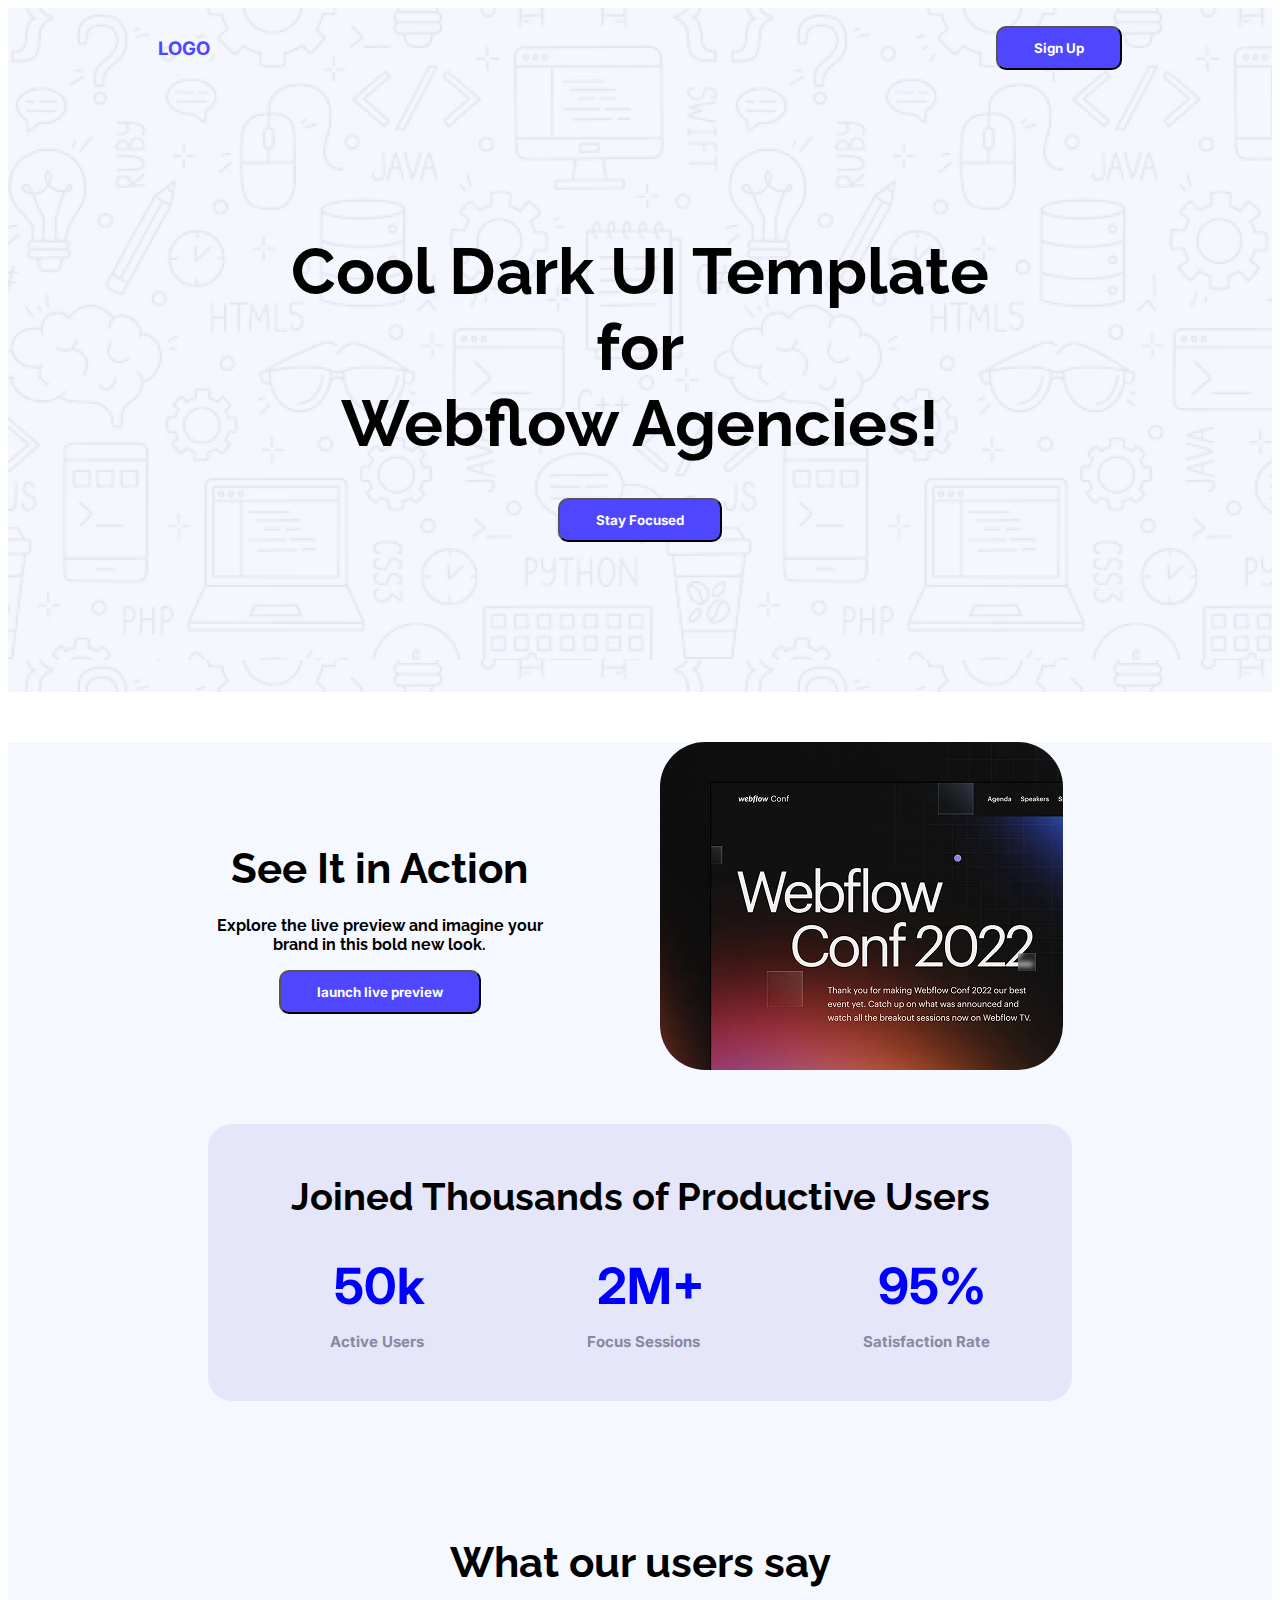
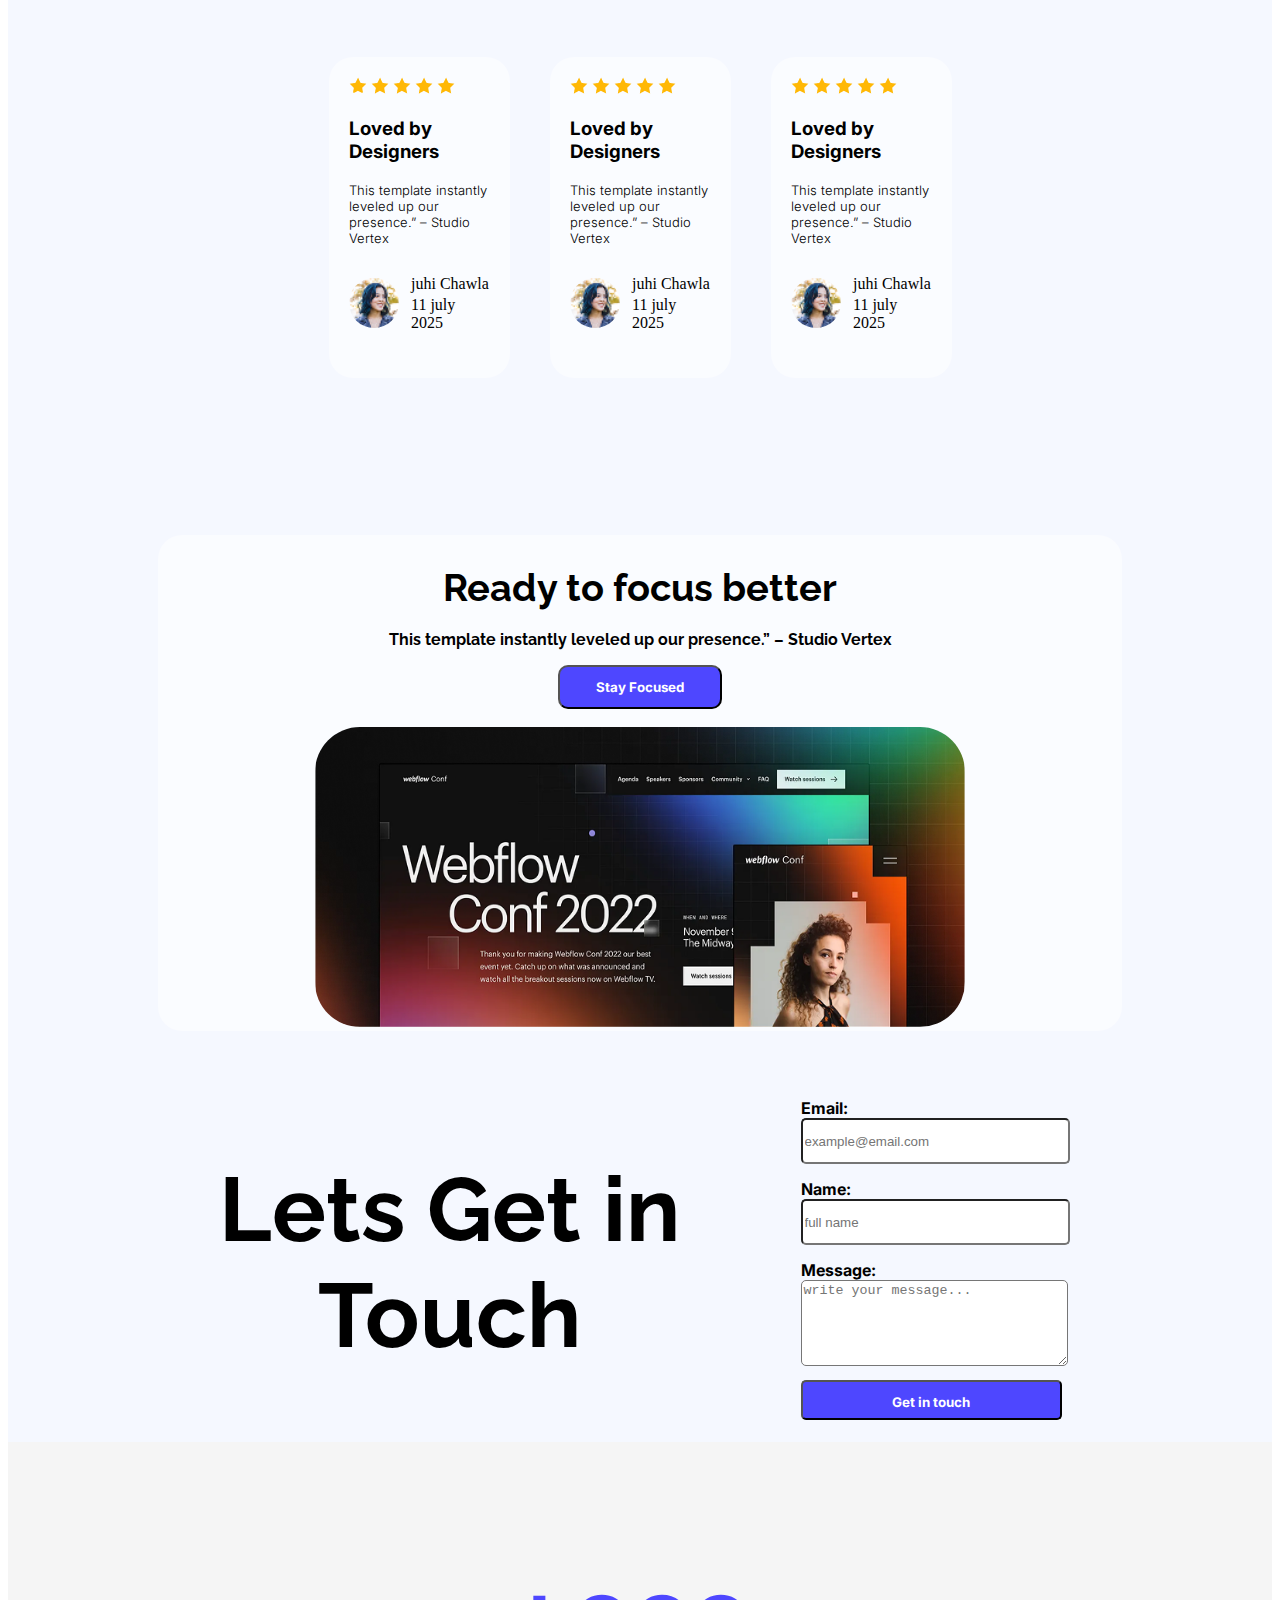
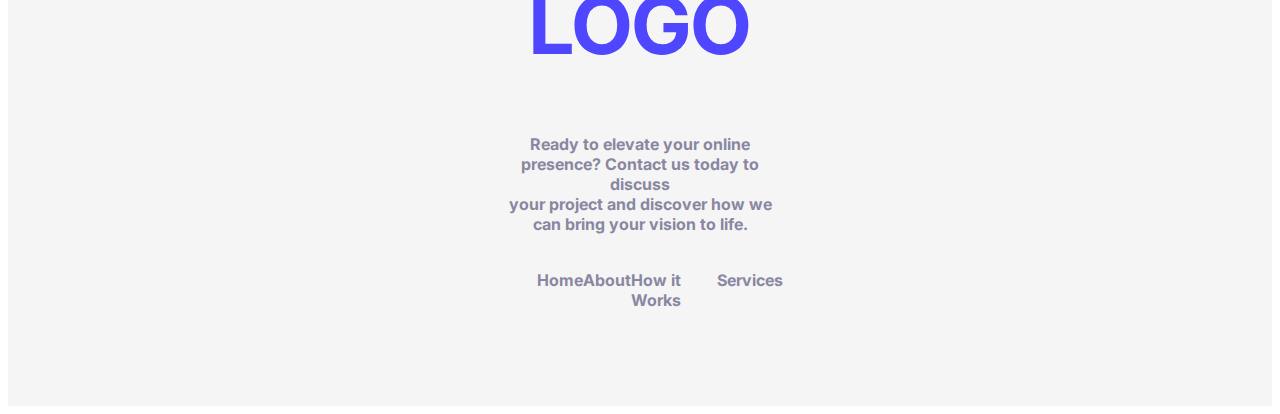
<file: index.html>
<!DOCTYPE html>
<html lang="en">

<head>
    <meta charset="UTF-8">
    <meta name="viewport" content="width=device-width, initial-scale=1.0">
    <title>PH First Assignment</title>
    <link rel="preconnect" href="https://fonts.googleapis.com">
    <link rel="preconnect" href="https://fonts.gstatic.com" crossorigin>
    <link
        href="https://fonts.googleapis.com/css2?family=Inter:ital,opsz,wght@0,14..32,100..900;1,14..32,100..900&display=swap"
        rel="stylesheet">

    <link
        href="https://fonts.googleapis.com/css2?family=Inter:ital,opsz,wght@0,14..32,100..900;1,14..32,100..900&family=Raleway:ital,wght@0,100..900;1,100..900&display=swap"
        rel="stylesheet">

    <link rel="stylesheet" href="./styles/A1.css">

</head>

<body>

    <header class="header-s">
        <nav class="nav-font">
            <h3 class="nav-title">LOGO</h3>
            <button class="button-s nav-font">Sign Up</button>

        </nav>
        <div class="banner raleway-font">
            <h3 class="banner-heading"> Cool Dark UI Template for <span class="span-b">Webflow Agencies!</span></h3>
            <button class="button-s nav-font">Stay Focused</button>


        </div>

    </header>



    <main>
        <div class="newslater">
            <div>
                <h3 class="raleway-font action-heading">See It in Action</h3>
                <p class="raleway-font">Explore the live preview and imagine your<br> brand in this bold new look.</p>
                <button class="button-s nav-font">launch live preview</button>
            </div>
            <div>
                <img src="./Assets/wc-mini.png" alt="" class="radius">
            </div>
        </div>

        <div class="bg-productive">

            <h3 class="raleway-font productive-heading">Joined Thousands of Productive Users</h3>
            <ul class="list">
                <li class="productive-style nav-font">50k</li>
                <li class="productive-style nav-font">2M+</li>
                <li class="productive-style nav-font">95%</li>
            </ul>
            <ul class="list">
                <li class="productive-style2 nav-font">Active Users</li>
                <li class="productive-style2 nav-font">Focus Sessions</li>
                <li class="productive-style2 nav-font">Satisfaction Rate</li>
            </ul>

        </div>

        <!-- cards -->

        <div class="card">
            <section>
                <h3 class="raleway-font card-heading">What our users say</h3>
            </section>

            <section class="card-container">
                <!-- single card -->
                <div class="container">
                    <img src="./Assets/icon-star.png" alt="" class="img">
                    <img src="./Assets/icon-star.png" alt="">
                    <img src="./Assets/icon-star.png" alt="">
                    <img src="./Assets/icon-star.png" alt="">
                    <img src="./Assets/icon-star.png" alt="">
                    <h3 class="nav-font">Loved by Designers</h3>
                    <p class="nav-font container-description">This template instantly leveled up our presence.” – Studio
                        Vertex</p>

                    <!-- image and date  -->
                    <div class="card-flex">
                        <img src="./Assets/avatar.png" alt="" width="50px" height="50px" class="img">
                        <div>
                            <p class="review-p">juhi Chawla</p>
                            <p style="margin-top: 3px;">11 july 2025</p>
                        </div>

                    </div>

                    <!-- image and date  -->

                </div>
                <!-- single card  -->

                <div class="container">
                    <img src="./Assets/icon-star.png" alt="">
                    <img src="./Assets/icon-star.png" alt="">
                    <img src="./Assets/icon-star.png" alt="">
                    <img src="./Assets/icon-star.png" alt="">
                    <img src="./Assets/icon-star.png" alt="">

                    <h3 class="nav-font">Loved by Designers</h3>
                    <p class="nav-font container-description">This template instantly leveled up our presence.” – Studio
                        Vertex</p>
                    <div class="card-flex">

                        <img src="./Assets/avatar.png" alt="" width="50px" height="50px" class="img">
                        <div>
                            <p class="review-p">juhi Chawla</p>
                            <p style="margin-top: 3px;">11 july 2025</p>
                        </div>

                    </div>
                </div>

                <!-- single card  -->

                <div class="container">
                    <img src="./Assets/icon-star.png" alt="">
                    <img src="./Assets/icon-star.png" alt="">
                    <img src="./Assets/icon-star.png" alt="">
                    <img src="./Assets/icon-star.png" alt="">
                    <img src="./Assets/icon-star.png" alt="">
                    <h3 class="nav-font">Loved by Designers</h3>
                    <p class="nav-font container-description">This template instantly leveled up our presence.” – Studio
                        Vertex</p>

                    <div class="card-flex">
                        <img src="./Assets/avatar.png" alt="" width="50px" height="50px" class="img">
                        <div>
                            <p class="review-p">juhi Chawla</p>
                            <p style="margin-top: 3px;">11 july 2025</p>
                        </div>

                    </div>
                </div>

                <!-- single card  -->
            </section>

            <!-- card image and text without heading  -->


        </div>


        <!-- cards-->


        <div class="wc-big">
            <section>
                <h3 class="raleway-font focus-heading">Ready to focus better</h3>
                <p class="raleway-font">This template instantly leveled up our presence.” – Studio Vertex</p>
                <button class="button-s nav-font">Stay Focused</button><br><br>
                <img src="./Assets/wc-big.png" alt="" width="650px" height="300px" class="radius">
            </section>

        </div>




        <div class="newslater">
            <section class="-font">
                <h2 class="raleway-font"> Lets Get in <span class="span-main ">Touch</span></h2>
            </section>
            <section>
                <form class="form-style">

                    <label for="email" class="f nav-font">Email:</label>
                    <input type="email" id="email" name="email" placeholder="example@email.com" class="input-style">
                    <label for="name" class="f nav-font">Name:</label>
                    <input type="text" id="name" name="name" placeholder="full name" class="input-style">
                    <label for="message" class="f nav-font">Message:</label>
                    <textarea id="message" name="message" rows="10" cols="30" class="message-style"
                        placeholder="write your message..."></textarea><br>
                    <button class="button-s nav-font input-style"> Get in touch </button>

                </form>

            </section>
        </div>
    </main>

    <footer>

        <div class="footer-div-style">
            <h1 class="nav-font h">LOGO</h1>
            <p class="nav-font hp">Ready to elevate your online presence? Contact us today to discuss <span
                    class="span-footer">your project
                    and discover how we can bring your vision to life.</span> </p>

            <ul class="list">
                <li class="font-style nav-font"><a href="index.html" class="ancor">Home</a></li>
                <li class="font-style nav-font"><a href="index.html" class="ancor">About</a></li>
                <li class="font-style nav-font"><a href="index.html" class="ancor">How it Works</a></li>
                <li class="font-style nav-font"><a href="index.html" class="ancor">Services</a></li>
            </ul>

        </div>

    </footer>

</body>

</html>
</file>
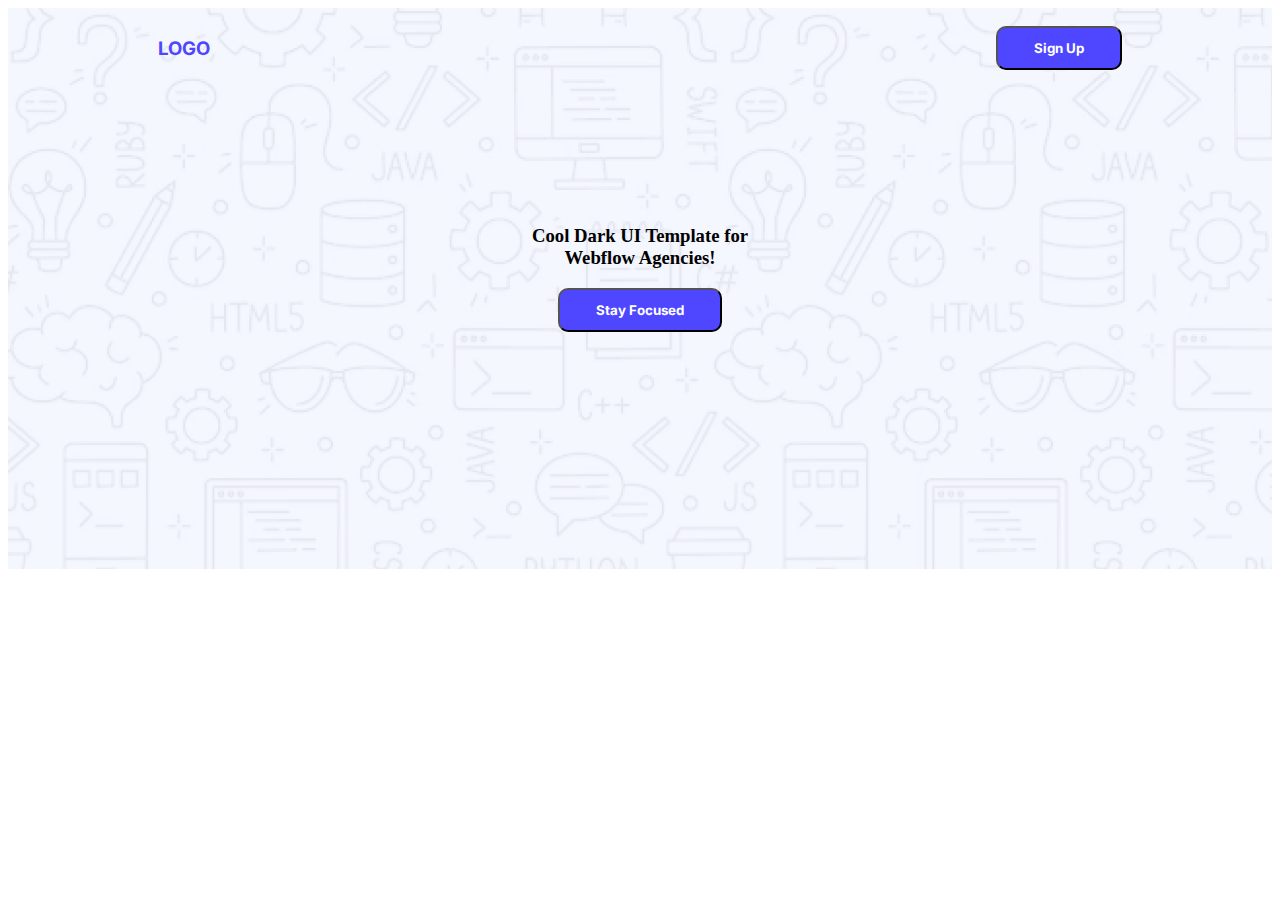
<file: B12A01-landing-launchpad/index.html>
<!DOCTYPE html>
<html lang="en">
<head>
    <meta charset="UTF-8">
    <meta name="viewport" content="width=device-width, initial-scale=1.0">
    <title>A12A1</title>
    <link rel="preconnect" href="https://fonts.googleapis.com">
<link rel="preconnect" href="https://fonts.gstatic.com" crossorigin>
<link href="https://fonts.googleapis.com/css2?family=Inter:ital,opsz,wght@0,14..32,100..900;1,14..32,100..900&display=swap" rel="stylesheet">

<link href="https://fonts.googleapis.com/css2?family=Inter:ital,opsz,wght@0,14..32,100..900;1,14..32,100..900&family=Raleway:ital,wght@0,100..900;1,100..900&display=swap" rel="stylesheet">

    <link rel="stylesheet" href="../B12A01-landing-launchpad/styles/A1.css">

</head>
<body>

    <header class="header-s">
        <nav class="nav-font">
            <h3 class="nav-title">LOGO</h3>
            <button class="button-s nav-font">Sign Up</button>

        </nav>
        <div class="banner banner-font">
            <h3 > Cool Dark UI Template for <span class="span-b">Webflow Agencies!</span></h3>
            <button class="button-s nav-font">Stay Focused</button>


        </div>

    </header>

    

    <main>

    </main>

    <footer>

    </footer>
    
</body>
</html>
</file>
<file: styles/A1.css>
/* header style  */

.header-s {
    background-image: url("../Assets/Hero-bg.png");
    background-repeat: none;
    margin: top 50px bottom 50px;

}

.nav-font {
    font-family: "Inter", sans-serif;
    font-optical-sizing: auto;
    /* font-weight: 100; */
    font-weight: bold;
    font-style: normal;

}

nav {
    display: flex;
    justify-content: space-between;
    align-items: center;
    padding: 10px 150px;

}

.nav-title {
    color: #4E47FF;


}

.button-s {
    background-color: #4E47FF;
    color: white;
    padding: 12px 36px;
    border-radius: 10px;


}

button:hover {

   background-color:darkkhaki;
}

/*banner style*/

.banner-heading {

    margin-bottom: 37px;
    font-size: 65px;
}

.banner {

    align-items: center;
    text-align: center;
    padding: 80px 268px 150px 268px;

}

.raleway-font {
    font-family: "Raleway", sans-serif;
    font-optical-sizing: auto;
    font-weight: bold;
    font-style: normal;

}



.span-b {
    display: block;
    align-self: center;

}




/* main style  */
main {
    max-width: 1140;
    margin: 0 auto;
    background-color: #F5F8FF;
}
.action-heading{
    font-size: 42px;
    margin-bottom: 23px !important;
}

.newslater {
    display: flex;
    align-items: center;
    text-align: center;
    justify-content: space-around;
    /* background-color:rgba(255, 255, 255, 0.5); */
    gap: auto;
    margin: 50px 150px 0px 150px;

}


.bg-productive {
    align-items: center;
    text-align: center;    
    background-color: lavender;
    border-radius: 24px;
        margin: 50px 200px 50px 200px;
   

}

.productive-heading {
    text-align: center;
    margin-bottom: 37px;
    font-size: 38px;
    padding-top: 50px;
}


.productive-style {
    color: blue;
    text-decoration: none;
    font-size: 50px;

}


.productive-style2 {

    color: #8987A1;
    text-decoration: none;
    font-size: 15px;
    padding-bottom: 50px;

}


.card {
    display: block;
    align-items: center;
    text-align: center;
    justify-content: space-around;
    /* background-color: antiquewhite; */
    /* gap: auto; */
    margin: 137px 150px 137px 151px;
}

.card-container {
    display: flex;
    align-items: center;
    text-align: center;
    justify-content: space-around;
    /* background-color:whitesmoke; */
    /* background-color:rgba(255, 255, 255, 0.5); */
    /* border-radius: 24px; */
    gap: auto;
    margin: 50px 150px 0px 150px;
}

.container {
    background-color:rgba(255, 255, 255, 0.5);
    border-radius: 24px;
    padding: 0% auto;
    margin:20px;
    text-align: left;
    padding: 20px;
    
}
.container-description{
    font-size: small;
    font-weight: 300;
}

.container:hover{
    background-color: aquamarine;
    
}

.card-heading {
    text-align: center;
    margin-bottom: 50px;
    font-size: 42px;
}

.card-flex {
    display: flex;
   align-items: center;
    margin-bottom: 10px;
    gap:12px;

}


.img {
    align-items: normal;
    justify-content: space-around;
    border-radius: 100%;
}

.review-p{
    margin-bottom: 0px;
}


.wc-big {
    display: block;
    align-items: center;
    text-align: center;
    justify-content: space-around;
     background-color:rgba(255, 255, 255, 0.5); 
    /* background-color: lavender; */
    border-radius: 24px;
    margin: 92px 150px 14px 150px;


}

.radius {
    border-radius: 45px;
}

.focus-heading {
    text-align: center;
    margin-bottom: 20px;
    font-size: 38px;
    padding-top: 30px;
}



h2 {
    font-size: 90px;

}

.f {
    display: block;
    margin-top: 5px;
    color: black;
    padding: 0px;
    text-align: left;

}

.input-style {
    height: 40px;
    width: 100%;
    align-content: left;
    border-radius: 5px;
    margin-bottom: 10px;

}

.message-style {
    height: 80px;
    width: 100%;
    align-content: left;
    border-radius: 5px;
    margin-bottom: 10px;
}

/* footer style  */

footer {
    background-color: whitesmoke;

}

.footer-div-style {
    padding: 80px 489px 80px 489px;
}

.h {
    color: #4E47FF;
    font-size: 80px;
    text-align: center;

}

.list {
    display: flex;
    list-style-type: none;
    justify-content: space-around;

}

.font-style {
    color: #8987A1;
    /* margin-right:48px; */
    text-decoration: none;



}

.span-footer,
.span-main {
    display: block;
    align-items: center;
}

.hp {
    color: #8987A1;
    text-align: center;
    padding-top: 8px;
    padding-bottom: 20px;

}

.ancor {
    text-decoration: none;
    color: #8987A1;
}
</file>
<file: B12A01-landing-launchpad/styles/A1.css>
/* header style  */

.header-s{
background-image: url("../Assets/Hero-bg.png");
background-repeat: none;
padding:top 50px bottom 50px;

}
.nav-font{
  font-family: "Inter", sans-serif;
  font-optical-sizing: auto;
  font-weight: 100;
  font-weight: bold;
  font-style: normal;
  
}
nav{
    display: flex;
    justify-content: space-between;
    align-items: center;
    padding:10px 150px;
    
}

.nav-title{
    color:#4E47FF;  
   
  
}

.button-s{
    background-color: #4E47FF;
    color:white;
    padding:12px 36px;
    border-radius:10px;

  
}

button:hover{

    color: darkkhaki;
}

/*banner style*/

.banner-head{

     margin-bottom: 37px;
     font-size: 65px; 
}
.banner{  

    align-items: center; 
    text-align: center;
    padding: 118px 268px 237px 268px;

}
 
.raleway-font{        
  font-family: "Raleway", sans-serif;
  font-optical-sizing: auto;
  font-weight: bold;
  font-style: normal;

}
    


  .span-b{
    display:block;
    align-self: center;
    
  }
  

  

  /* main style  */
  main{
    /* max-width: 1140; */
    /* margin: 0px auto; */
  }

  .bg-productive{
     display: block;
     align-items: center;
     text-align: center;
    justify-content: space-around;
    
    background-color: lavender;
    margin:50px;
    margin-left: 100px;
    margin-right: 141px;

  }

    .productive-style{
    color:blue;
    /* margin-right:48px; */
    text-decoration: none;  
    font-size: 50px;
     
  }

  

  .productive-heading{
    text-align: center;

     margin-bottom: 37px;
     font-size: 38px; 
}

  .productive-style2{

    color:#8987A1;   
    text-decoration: none;  
    font-size: 15px;
    justify-content: space-around;
  }

  .wc-big{
    display: block;
    align-items: center;
    text-align: center;
    justify-content: space-around;
    background-color: antiquewhite;
    margin: 92px 150px 14px 150px;
 

  }
  .span-focus{
    align-items:normal;
  }


  .newslater{
    display: flex;
    align-items: center;
    text-align: center;
    justify-content: space-around;
    background-color: antiquewhite;
    gap:auto;
    margin: 92px 150px 14px 150px;
 

  }

  .form-style{
    /* display: block; */

  }
  h2{
    font-size: 90px;
    
  }
  .f{
    color: black;
    padding: 0px;
  }





  /* footer style  */
  footer{
    background-color:whitesmoke;
       
  }

  .footer-div-style{
    padding: 80px 489px 80px 489px;
  }

  .h{
    color: #4E47FF;     
    font-size: 80px;
    text-align: center;
    
  }

  .list{
    display: flex;    
    list-style-type: none;     
    justify-content: space-around;
    
    
    
  }

  .font-style{
    color:#8987A1;
    /* margin-right:48px; */
    text-decoration: none;  
   
    
     
  }
  .span-footer ,.span-main{
    display:block;
     align-items: center; 
  }
  p{
    color:#8987A1;
    text-align: center;
    padding-top:8px;
    padding-bottom: 20px;

  }
  .ancor{
    text-decoration: none;
    color:#8987A1;
  }
</file>
